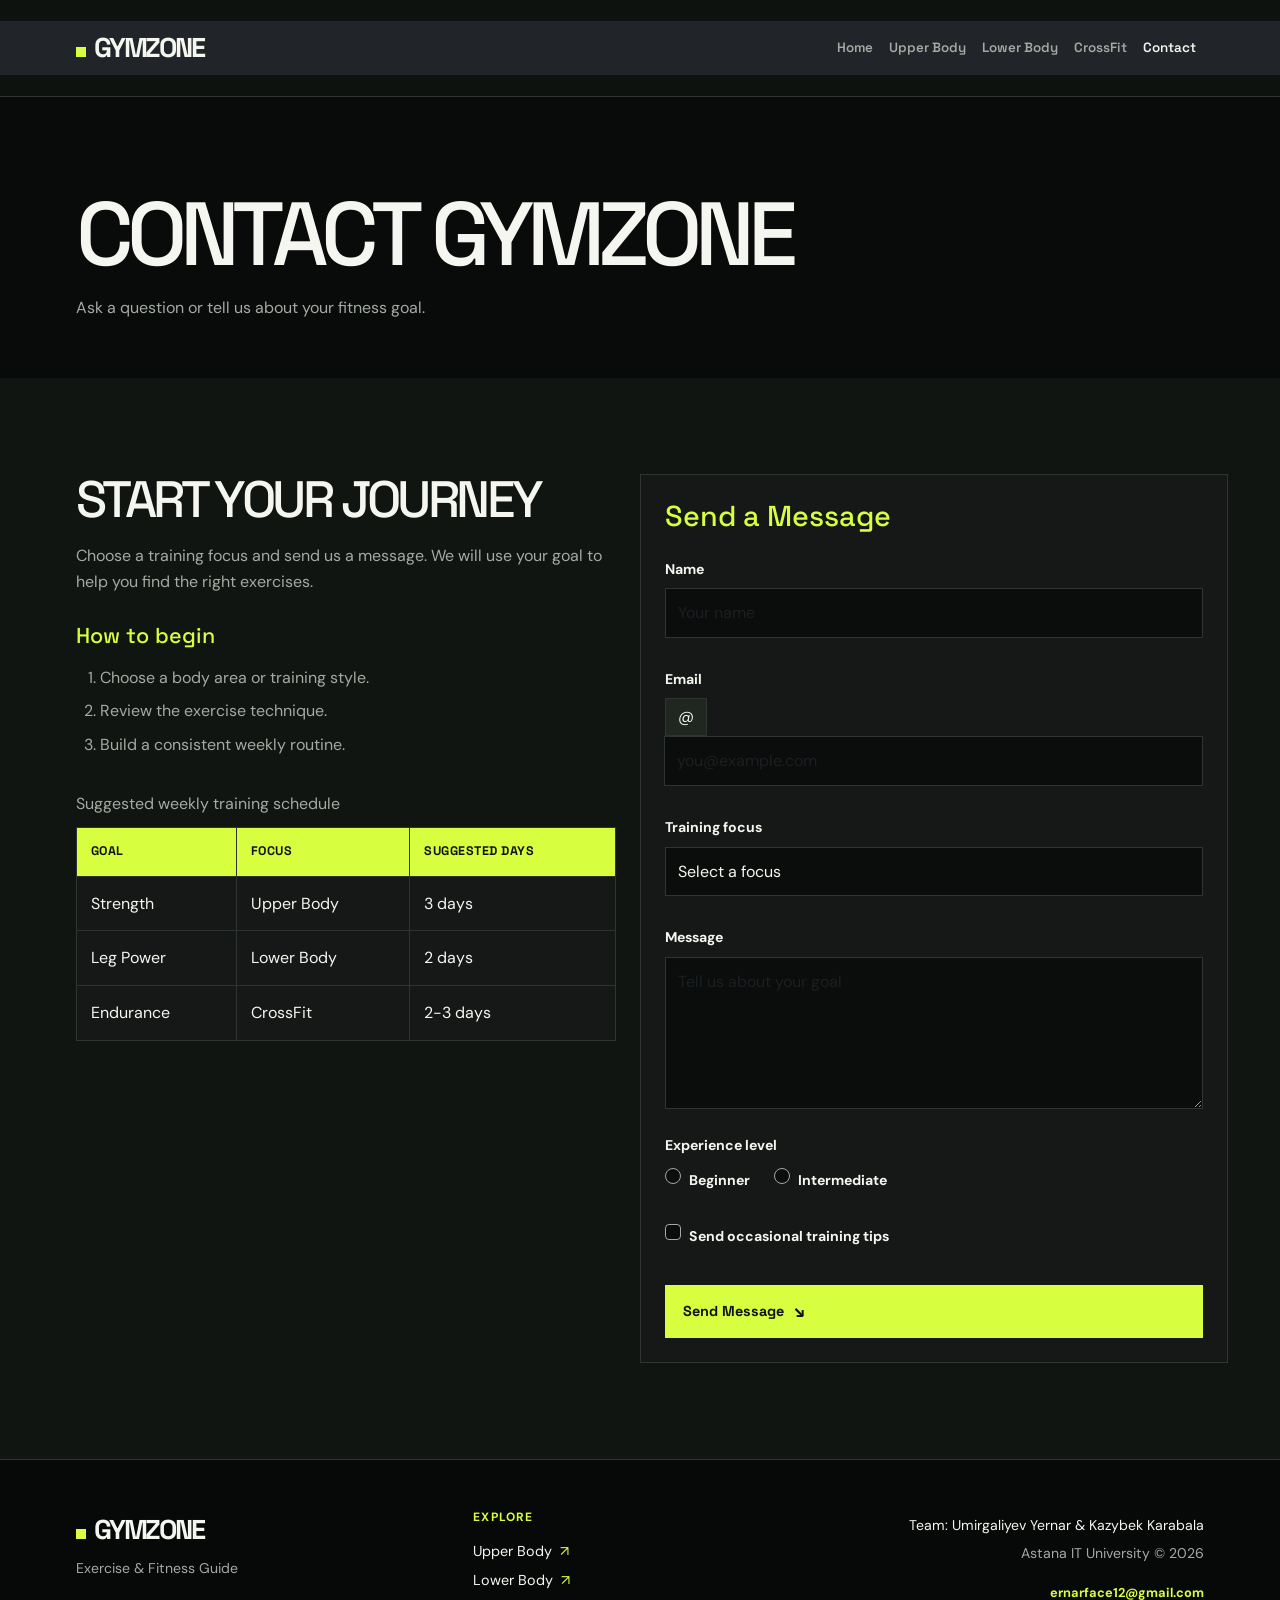
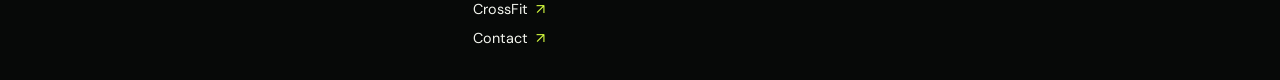
<file: contact.html>
<!DOCTYPE html>
<html lang="en">
<head>
    <meta charset="UTF-8">
    <meta name="viewport" content="width=device-width, initial-scale=1.0">
    <meta name="theme-color" content="#111111">
    <title>Contact GYMZONE</title>
    <link href="vendor/bootstrap/bootstrap.min.css" rel="stylesheet">
    <link rel="stylesheet" href="css/style.css">
</head>
<body>
<a class="skip-link" href="#main-content">Skip to main content</a>
<header id="main-header"><nav class="navbar navbar-expand-lg navbar-dark bg-dark" aria-label="Main navigation"><div class="container"><a class="navbar-brand" href="index.html">GYMZONE</a><button class="navbar-toggler" type="button" data-bs-toggle="collapse" data-bs-target="#mainNavbar" aria-controls="mainNavbar" aria-expanded="false" aria-label="Toggle navigation"><span class="navbar-toggler-icon"></span></button><div class="collapse navbar-collapse" id="mainNavbar"><ul class="navbar-nav ms-auto"><li class="nav-item"><a class="nav-link" href="index.html">Home</a></li><li class="nav-item"><a class="nav-link" href="upper.html">Upper Body</a></li><li class="nav-item"><a class="nav-link" href="lower.html">Lower Body</a></li><li class="nav-item"><a class="nav-link" href="crossfit.html">CrossFit</a></li><li class="nav-item"><a class="nav-link active" aria-current="page" href="contact.html">Contact</a></li></ul></div></div></nav></header>
<main id="main-content">
    <section class="page-title">
        <div class="container">
            <h1>CONTACT GYMZONE</h1>
            <p>Ask a question or tell us about your fitness goal.</p>
        </div>
    </section>
    <section class="section contact-section">
        <div class="container">
          <div class="contact-grid row g-5">
            <div class="col-12 col-lg-6">
                <h2 class="section-title contact-title">START YOUR JOURNEY</h2>
                <p class="contact-copy">
                    Choose a training focus and send us a message. We will use your
                    goal to help you find the right exercises.
                </p>
                <h3 class="contact-subtitle">How to begin</h3>
                <ol class="steps-list">
                    <li>Choose a body area or training style.</li>
                    <li>Review the exercise technique.</li>
                    <li>Build a consistent weekly routine.</li>
                </ol>
                <table class="workout-table">
                    <caption>Suggested weekly training schedule</caption>
                    <thead>
                        <tr>
                            <th>Goal</th>
                            <th>Focus</th>
                            <th>Suggested Days</th>
                        </tr>
                    </thead>
                    <tbody>
                        <tr>
                            <td>Strength</td>
                            <td>Upper Body</td>
                            <td>3 days</td>
                        </tr>
                        <tr>
                            <td>Leg Power</td>
                            <td>Lower Body</td>
                            <td>2 days</td>
                        </tr>
                        <tr>
                            <td>Endurance</td>
                            <td>CrossFit</td>
                            <td>2-3 days</td>
                        </tr>
                    </tbody>
                </table>
            </div>
            <form id="contact-form" class="col-12 col-lg-6 p-4" action="mailto:ernarface12@gmail.com" method="post" enctype="text/plain">
                <h2>Send a Message</h2>
                <div class="mb-3"><label class="form-label" for="name">Name</label><input class="form-control" id="name" name="name" type="text" autocomplete="name" placeholder="Your name" required></div>
                <div class="mb-3"><label class="form-label" for="email">Email</label><div class="input-group"><span class="input-group-text">@</span><input class="form-control" id="email" name="email" type="email" autocomplete="email" placeholder="you@example.com" required></div></div>
                <div class="mb-3"><label class="form-label" for="focus">Training focus</label><select class="form-select" id="focus" name="focus" required>
                    <option value="">Select a focus</option>
                    <option value="upper-body">Upper Body</option>
                    <option value="lower-body">Lower Body</option>
                    <option value="crossfit">CrossFit</option>
                </select></div>
                <div class="mb-3"><label class="form-label" for="message">Message</label><textarea class="form-control" id="message" name="message" rows="5" placeholder="Tell us about your goal" required></textarea></div>
                <fieldset class="mb-3">
                    <legend class="form-label mb-2">Experience level</legend>
                    <div class="d-flex flex-column flex-sm-row gap-2 gap-sm-4">
                        <div class="form-check"><input class="form-check-input" id="experience-beginner" name="experience" type="radio" value="beginner" required><label class="form-check-label" for="experience-beginner">Beginner</label></div>
                        <div class="form-check"><input class="form-check-input" id="experience-intermediate" name="experience" type="radio" value="intermediate"><label class="form-check-label" for="experience-intermediate">Intermediate</label></div>
                    </div>
                </fieldset>
                <div class="form-check mb-3"><input class="form-check-input" id="updates" name="updates" type="checkbox"><label class="form-check-label" for="updates">Send occasional training tips</label></div>
                <button class="btn btn-primary btn-lg w-100" type="submit">Send Message</button>
            </form>
          </div>
        </div>
    </section>
</main>
<footer id="main-footer">
    <div class="container footer-content">
        <div class="footer-brand"><a href="index.html" class="logo">GYMZONE</a><p>Exercise &amp; Fitness Guide</p></div>
        <div class="footer-links"><a href="upper.html">Upper Body</a><a href="lower.html">Lower Body</a><a href="crossfit.html">CrossFit</a><a href="contact.html">Contact</a></div>
        <div class="footer-team"><p>Team: Umirgaliyev Yernar &amp; Kazybek Karabala</p><p>Astana IT University &copy; 2026</p><a class="footer-contact" href="mailto:ernarface12@gmail.com">ernarface12@gmail.com</a></div>
    </div>
</footer>
<script src="vendor/bootstrap/bootstrap.bundle.min.js"></script>
</body>
</html>
</file>
<file: css/style.css>
@import url('https://fonts.googleapis.com/css2?family=DM+Sans:wght@400;500;600;700&family=Space+Grotesk:wght@500;600;700&display=swap');

:root {
    --paper: #0b0d0c;
    --surface: #151817;
    --ink: #f4f6ef;
    --muted: #a4aaa3;
    --line: #2e3530;
    --orange: #d7ff3f;
    --orange-dark: #b7e51d;
    --green: #202720;
    color-scheme: dark;
}

* { box-sizing: border-box; margin: 0; padding: 0; }
html { scroll-behavior: smooth; }
body { overflow-x: hidden; background: var(--paper); color: var(--ink); font-family: "DM Sans", sans-serif; line-height: 1.6; }
h1, h2, h3, .logo, .btn, .nav-menu a, .workout-table th, .sidebar-label, .card-button, #contact-form button { font-family: "Space Grotesk", sans-serif; }
h1, h2, h3, p { text-wrap: pretty; }
a { color: inherit; text-decoration: none; }
a:hover { color: var(--orange-dark); }
img { display: block; width: 100%; height: auto; }

.skip-link { position: absolute; top: 10px; left: 10px; z-index: 10; padding: 8px 12px; background: var(--orange); color: #10130f; transform: translateY(-160%); }
.skip-link:focus { transform: translateY(0); }
a:focus-visible, button:focus-visible, input:focus-visible, select:focus-visible, textarea:focus-visible { outline: 3px solid var(--orange); outline-offset: 3px; }
.container { width: min(90%, 1180px); max-width: none; margin: 0 auto; }

.page-layout { display: grid; min-height: 100vh; grid-template-columns: 240px minmax(0, 1fr); grid-template-rows: auto 1fr auto; grid-template-areas: "header header" "sidebar main" "footer footer"; }
.site-header, #main-header { grid-area: header; position: relative; z-index: 2; padding: 21px 0; border-bottom: 1px solid var(--line); background: rgba(15, 18, 16, 0.96); }
.header-content { display: flex; align-items: center; justify-content: space-between; gap: 28px; }
.logo { color: var(--ink); font-size: 1.7rem; font-weight: 700; letter-spacing: -0.08em; }
.logo::before { display: inline-block; width: 10px; height: 10px; margin-right: 8px; background: var(--orange); content: ""; }
.nav-menu { display: flex; flex-wrap: wrap; justify-content: flex-end; gap: 7px; list-style: none; }
.nav-menu a { display: block; padding: 7px 12px; border: 1px solid transparent; border-radius: 999px; color: var(--muted); font-size: 0.84rem; font-weight: 600; letter-spacing: 0.01em; transition: color 180ms ease, border-color 180ms ease, background-color 180ms ease; }
.nav-menu a:hover, .nav-menu a:focus-visible { border-color: var(--line); background: var(--surface); color: var(--ink); }

.sidebar { grid-area: sidebar; padding: 38px 25px; border-right: 1px solid var(--line); background: #121613; color: var(--ink); }
.sidebar-label { color: var(--orange); font-size: 0.72rem; font-weight: 700; letter-spacing: 0.12em; }
.sidebar h2 { margin: 18px 0 13px; font-size: 1.75rem; line-height: 1.08; }
.sidebar > p:not(.sidebar-label) { color: var(--muted); font-size: 0.9rem; }
.sidebar-nav { display: flex; flex-direction: column; gap: 4px; margin-top: 30px; }
.sidebar-nav a { padding: 11px 0; border-bottom: 1px solid var(--line); color: var(--ink); font-size: 0.9rem; }
.sidebar-nav a::after { float: right; content: "↗"; color: var(--orange); }
.site-main { grid-area: main; min-width: 0; }

.hero { min-height: 580px; display: flex; align-items: center; background: #090b0a; color: var(--ink); }
.hero-content { display: grid; grid-template-columns: minmax(0, 0.9fr) minmax(320px, 1.1fr); align-items: center; gap: clamp(35px, 6vw, 90px); }
.hero h1 { max-width: 520px; margin-bottom: 22px; color: var(--ink); font-size: clamp(3.4rem, 7vw, 6.8rem); line-height: 0.92; letter-spacing: -0.08em; }
.hero p { max-width: 410px; margin-bottom: 30px; color: var(--muted); font-size: 1.05rem; }
.hero img { max-height: 540px; aspect-ratio: 4 / 5; border: 10px solid #202720; object-fit: cover; object-position: center; }
.btn { display: inline-flex; align-items: center; gap: 10px; border-radius: 0; font-size: 0.9rem; font-weight: 700; transition: background-color 180ms ease, border-color 180ms ease, color 180ms ease, transform 180ms ease; }
.btn::after { content: "↘"; font-size: 1.1rem; }
.btn:hover { transform: translateY(-2px); }

.section { padding: clamp(58px, 8vw, 96px) 0; }
.section-title { margin-bottom: 35px; color: var(--ink); font-size: clamp(2rem, 4vw, 3.25rem); line-height: 1; letter-spacing: -0.07em; text-align: left; }
.card-grid { display: flex; flex-wrap: wrap; row-gap: 25px; margin-right: 0; margin-left: 0; }
.card-grid > .card:not([class*="col-"]) { flex: 1 1 30%; }
.card { display: flex; flex-direction: column; overflow: hidden; border: 1px solid var(--line); border-radius: 0; background: var(--surface); transition: border-color 180ms ease, transform 180ms ease, box-shadow 180ms ease; }
.card:hover { border-color: var(--orange); box-shadow: 8px 8px 0 rgba(215, 255, 63, 0.12); transform: translateY(-5px); }
.card img { height: 210px; object-fit: cover; }
.card-content { display: flex; flex: 1; flex-direction: column; align-items: flex-start; padding: 23px; }
.card h3 { margin-bottom: 8px; font-size: 1.35rem; }
.card p, .page-title p, .team-intro, .contact-copy { color: var(--muted); }
.card-button { margin-top: auto; padding-top: 20px; color: var(--orange-dark); font-size: 0.78rem; font-weight: 700; letter-spacing: 0.04em; text-transform: uppercase; }

.motivation, .team-section, .contact-section { background: #111512; }
.motivation { text-align: left; }
.motivation img { max-width: 760px; height: 330px; margin: 0 0 28px; object-fit: cover; }
.motivation blockquote { max-width: 850px; margin: 0; color: var(--ink); font-family: "Space Grotesk", sans-serif; font-size: clamp(1.8rem, 3.5vw, 3rem); font-weight: 600; line-height: 1.05; letter-spacing: -0.06em; }
.motivation cite { display: block; margin-top: 15px; color: var(--orange-dark); font-style: normal; font-weight: 700; }
.team-intro { max-width: 600px; margin: -14px 0 34px; }
.team-grid { display: grid; grid-template-columns: repeat(2, minmax(0, 1fr)); gap: 25px; max-width: 900px; }
.team-card { display: grid; grid-template-columns: 100px 1fr; align-items: center; gap: 20px; padding: 22px; border: 1px solid var(--line); background: var(--surface); }
.team-card h3 { font-size: 1.25rem; }
.team-card p { color: var(--muted); font-size: 0.88rem; }
.team-card .team-role { margin: 3px 0 8px; color: var(--orange); font-weight: 700; }
.profile-img { width: 100px; height: 100px; border: 4px solid var(--orange); object-fit: cover; }
.team-link, .footer-contact { display: inline-block; margin-top: 12px; color: var(--orange); font-size: 0.8rem; font-weight: 700; }

.gallery-section { background: var(--paper); }
.gallery { display: grid; grid-template-columns: repeat(3, minmax(0, 1fr)); gap: 15px; }
.gallery-item { position: relative; min-height: 220px; overflow: hidden; background: var(--ink); }
.gallery-item img { height: 100%; min-height: 220px; object-fit: cover; opacity: 0.86; transition: opacity 180ms ease, transform 180ms ease; }
.gallery-item figcaption { position: absolute; right: 0; bottom: 0; left: 0; padding: 14px; background: linear-gradient(transparent, rgba(24, 33, 30, 0.9)); color: #fff; font-family: "Space Grotesk", sans-serif; font-weight: 600; }
.gallery-item:hover img { opacity: 1; transform: scale(1.04); }

.page-title { padding: clamp(58px, 8vw, 95px) 0 42px; background: #090b0a; color: var(--ink); }
.page-title h1 { color: var(--ink); font-size: clamp(3rem, 7vw, 6rem); line-height: 0.95; letter-spacing: -0.08em; }
.page-title p { margin-top: 18px; color: var(--muted); }
.exercise-card { display: flex; flex: 1 1 30%; flex-direction: column; overflow: hidden; border: 1px solid var(--line); background: var(--surface); }
.exercise-card img { height: 230px; object-fit: cover; }
.exercise-card:hover { border-color: var(--orange); }
.exercise-content { flex: 1; padding: 22px; }
.exercise-content h3 { margin-bottom: 9px; color: var(--orange); font-size: 1.35rem; }
.exercise-content p, .exercise-content ul { color: var(--muted); }
.exercise-content ul { padding-left: 20px; }

.workout-table { width: 100%; margin-top: 30px; border-collapse: collapse; background: var(--surface); font-variant-numeric: tabular-nums; }
.workout-table caption { padding: 0 0 10px; caption-side: top; color: var(--muted); text-align: left; }
.workout-table th, .workout-table td { padding: 14px; border: 1px solid var(--line); text-align: left; }
.workout-table th { background: var(--orange); color: #10130f; font-size: 0.78rem; letter-spacing: 0.04em; text-transform: uppercase; }
.contact-grid { align-items: start; }
.contact-title { margin-bottom: 18px; }
.contact-subtitle { margin-top: 28px; color: var(--orange); font-size: 1.35rem; }
.steps-list { margin: 12px 0 22px; padding-left: 24px; color: var(--muted); }
.steps-list li { padding: 4px 0; }

#contact-form { display: flex; flex-direction: column; gap: 9px; padding: clamp(22px, 4vw, 36px); border: 1px solid var(--line); border-radius: 0; background: var(--surface); }
#contact-form h2 { margin-bottom: 10px; color: var(--orange); font-size: 1.8rem; }
#contact-form label { margin-top: 5px; color: var(--ink); font-size: 0.88rem; font-weight: 700; }
#contact-form legend { color: var(--ink); font-size: 0.88rem; font-weight: 700; }
#contact-form input:not([type="checkbox"]):not([type="radio"]), #contact-form select, #contact-form textarea { width: 100%; padding: 11px 12px; border: 1px solid var(--line); border-radius: 0; background: #0b0d0c; color: var(--ink); font: inherit; }
#contact-form input:not([type="checkbox"]):not([type="radio"]):focus, #contact-form select:focus, #contact-form textarea:focus { border-color: var(--orange); box-shadow: 0 0 0 3px rgba(215, 255, 63, 0.14); }
#contact-form .form-check-input { border-color: var(--muted); background-color: #0b0d0c; }
#contact-form .form-check-input:checked { border-color: var(--orange); background-color: var(--orange); }
#contact-form button { margin-top: 12px; padding: 13px 18px; border: 0; border-radius: 0; background: var(--orange); color: #10130f; cursor: pointer; font-size: 0.9rem; font-weight: 700; transition: background-color 180ms ease, transform 180ms ease; }
#contact-form button:hover { background: var(--orange-dark); transform: translateY(-2px); }
#contact-form .input-group-text { border-color: var(--line); border-radius: 0; background: var(--green); color: var(--ink); }

#main-footer { grid-area: footer; margin-top: 0; padding: 48px 0 30px; border-top: 1px solid var(--line); background: #070908; color: var(--ink); }
.footer-content { display: grid; grid-template-columns: 1.3fr 1fr 1.5fr; align-items: start; gap: 36px; }
.footer-brand .logo { color: var(--ink); }
.footer-brand p, .footer-content p { margin: 6px 0; color: var(--muted); font-size: 0.88rem; }
.footer-links { display: flex; flex-direction: column; gap: 6px; }
.footer-links::before { margin-bottom: 7px; color: var(--orange); content: "Explore"; font-size: 0.75rem; font-weight: 700; letter-spacing: 0.1em; text-transform: uppercase; }
.footer-links a { color: var(--ink); font-size: 0.9rem; }
.footer-links a::after { margin-left: 8px; color: var(--orange); content: "↗"; }
.footer-team { text-align: right; }
.footer-team p:first-child { color: var(--ink); }
.footer-contact, .team-link { color: var(--orange); }

/* Bootstrap components keep the GYMZONE visual language. */
.navbar { --bs-navbar-color: var(--muted); --bs-navbar-hover-color: var(--ink); --bs-navbar-brand-color: var(--ink); --bs-navbar-brand-hover-color: var(--orange); --bs-navbar-toggler-border-color: var(--line); padding: 0; }
.navbar-brand { color: var(--ink); font-family: "Space Grotesk", sans-serif; font-size: 1.7rem; font-weight: 700; letter-spacing: -0.08em; }
.navbar-brand::before { display: inline-block; width: 10px; height: 10px; margin-right: 8px; background: var(--orange); content: ""; }
.navbar .nav-link { color: var(--muted); font-family: "Space Grotesk", sans-serif; font-size: 0.84rem; font-weight: 600; }
.navbar .nav-link:hover, .navbar .nav-link:focus-visible, .navbar .nav-link.active { color: var(--ink); }
.navbar-toggler { padding: 6px 9px; }
.navbar-toggler-icon { filter: invert(1); }
.btn-primary { --bs-btn-color: #10130f; --bs-btn-bg: var(--orange); --bs-btn-border-color: var(--orange); --bs-btn-hover-color: #10130f; --bs-btn-hover-bg: var(--orange-dark); --bs-btn-hover-border-color: var(--orange-dark); --bs-btn-active-color: #10130f; --bs-btn-active-bg: var(--orange-dark); --bs-btn-active-border-color: var(--orange-dark); }
.btn-secondary { --bs-btn-color: var(--ink); --bs-btn-bg: var(--green); --bs-btn-border-color: var(--line); --bs-btn-hover-color: var(--ink); --bs-btn-hover-bg: #2b352b; --bs-btn-hover-border-color: var(--orange); }
.btn-outline-primary { --bs-btn-color: var(--orange); --bs-btn-border-color: var(--orange); --bs-btn-hover-color: #10130f; --bs-btn-hover-bg: var(--orange); --bs-btn-hover-border-color: var(--orange); }
.bootstrap-card { border: 1px solid var(--line); border-radius: 0; background: var(--surface); color: var(--ink); }
.bootstrap-card .card-img-top { height: 180px; object-fit: cover; }
.bootstrap-card .card-body { display: flex; flex-direction: column; }
.bootstrap-card .btn { align-self: flex-start; margin-top: auto; }
.carousel-shell { overflow: hidden; border: 1px solid var(--line); background: var(--surface); }
.carousel-shell .carousel-item img { height: 420px; object-fit: cover; }
.carousel-caption { right: 0; bottom: 0; left: 0; padding: 35px 20px 18px; background: linear-gradient(transparent, rgba(9, 11, 10, 0.9)); text-align: left; }
.carousel-caption h3 { margin: 0; color: #fff; }

/* Assignment 3 card group: this layout is intentionally not Bootstrap-driven. */
.media-card-group { display: flex; flex-wrap: wrap; gap: 25px; }
.media-card { display: flex; flex: 1 1 30%; flex-direction: column; min-width: 0; overflow: hidden; border: 1px solid var(--line); background: var(--surface); }
.media-card img { height: 210px; object-fit: cover; }
.media-card-content { display: flex; flex: 1; flex-direction: column; align-items: flex-start; padding: 23px; }
.media-card-content h3 { margin-bottom: 8px; font-size: 1.35rem; }
.media-card-content p { color: var(--muted); }
.media-card-content .btn { margin-top: auto; }
.media-card .card-button { align-self: flex-start; padding-top: var(--bs-btn-padding-y); color: var(--orange); }

@media (prefers-reduced-motion: reduce) {
    *, *::before, *::after { scroll-behavior: auto !important; transition-duration: 0.01ms !important; animation-duration: 0.01ms !important; animation-iteration-count: 1 !important; }
}

@media (max-width: 800px) {
    .page-layout { grid-template-columns: 1fr; grid-template-rows: auto auto 1fr auto; grid-template-areas: "header" "sidebar" "main" "footer"; }
    .sidebar { padding: 28px 5%; border-right: 0; border-bottom: 1px solid rgba(255, 255, 255, 0.2); }
    .sidebar-nav { flex-direction: row; flex-wrap: wrap; gap: 18px; margin-top: 18px; }
    .sidebar-nav a { border-bottom: 0; }
    .hero { min-height: auto; padding: 75px 0; }
    .hero-content { grid-template-columns: 1fr; }
    .hero img { max-width: 580px; aspect-ratio: 16 / 10; }
    .team-grid, .footer-content { grid-template-columns: 1fr; }
    .gallery { grid-template-columns: repeat(2, minmax(0, 1fr)); }
    .card-grid > .card:not([class*="col-"]) { flex-basis: 100%; }
    .footer-team { text-align: left; }
    .media-card { flex-basis: calc(50% - 13px); }
    .hero h1, .page-title h1 { font-size: clamp(2.8rem, 8vw, 4.8rem); }
    .section-title { font-size: clamp(1.8rem, 5vw, 2.6rem); }
    .carousel-shell .carousel-item img { height: 330px; }
}

@media (max-width: 520px) {
    .header-content { align-items: flex-start; flex-direction: column; gap: 12px; }
    .nav-menu { justify-content: flex-start; gap: 2px; }
    .nav-menu a { padding: 6px 8px; font-size: 0.76rem; }
    .hero { padding: 58px 0; }
    .hero h1 { font-size: 3.5rem; }
    .hero img { border-width: 6px; }
    .gallery { grid-template-columns: 1fr; }
    .team-card { grid-template-columns: 1fr; }
    .profile-img { width: 84px; height: 84px; }
    .workout-table { font-size: 0.82rem; }
    .workout-table th, .workout-table td { padding: 10px 8px; }
    .media-card { flex-basis: 100%; }
    .hero h1, .page-title h1 { font-size: 3rem; }
    .section-title { font-size: 1.9rem; }
    .carousel-shell .carousel-item img { height: 250px; }
}
</file>
